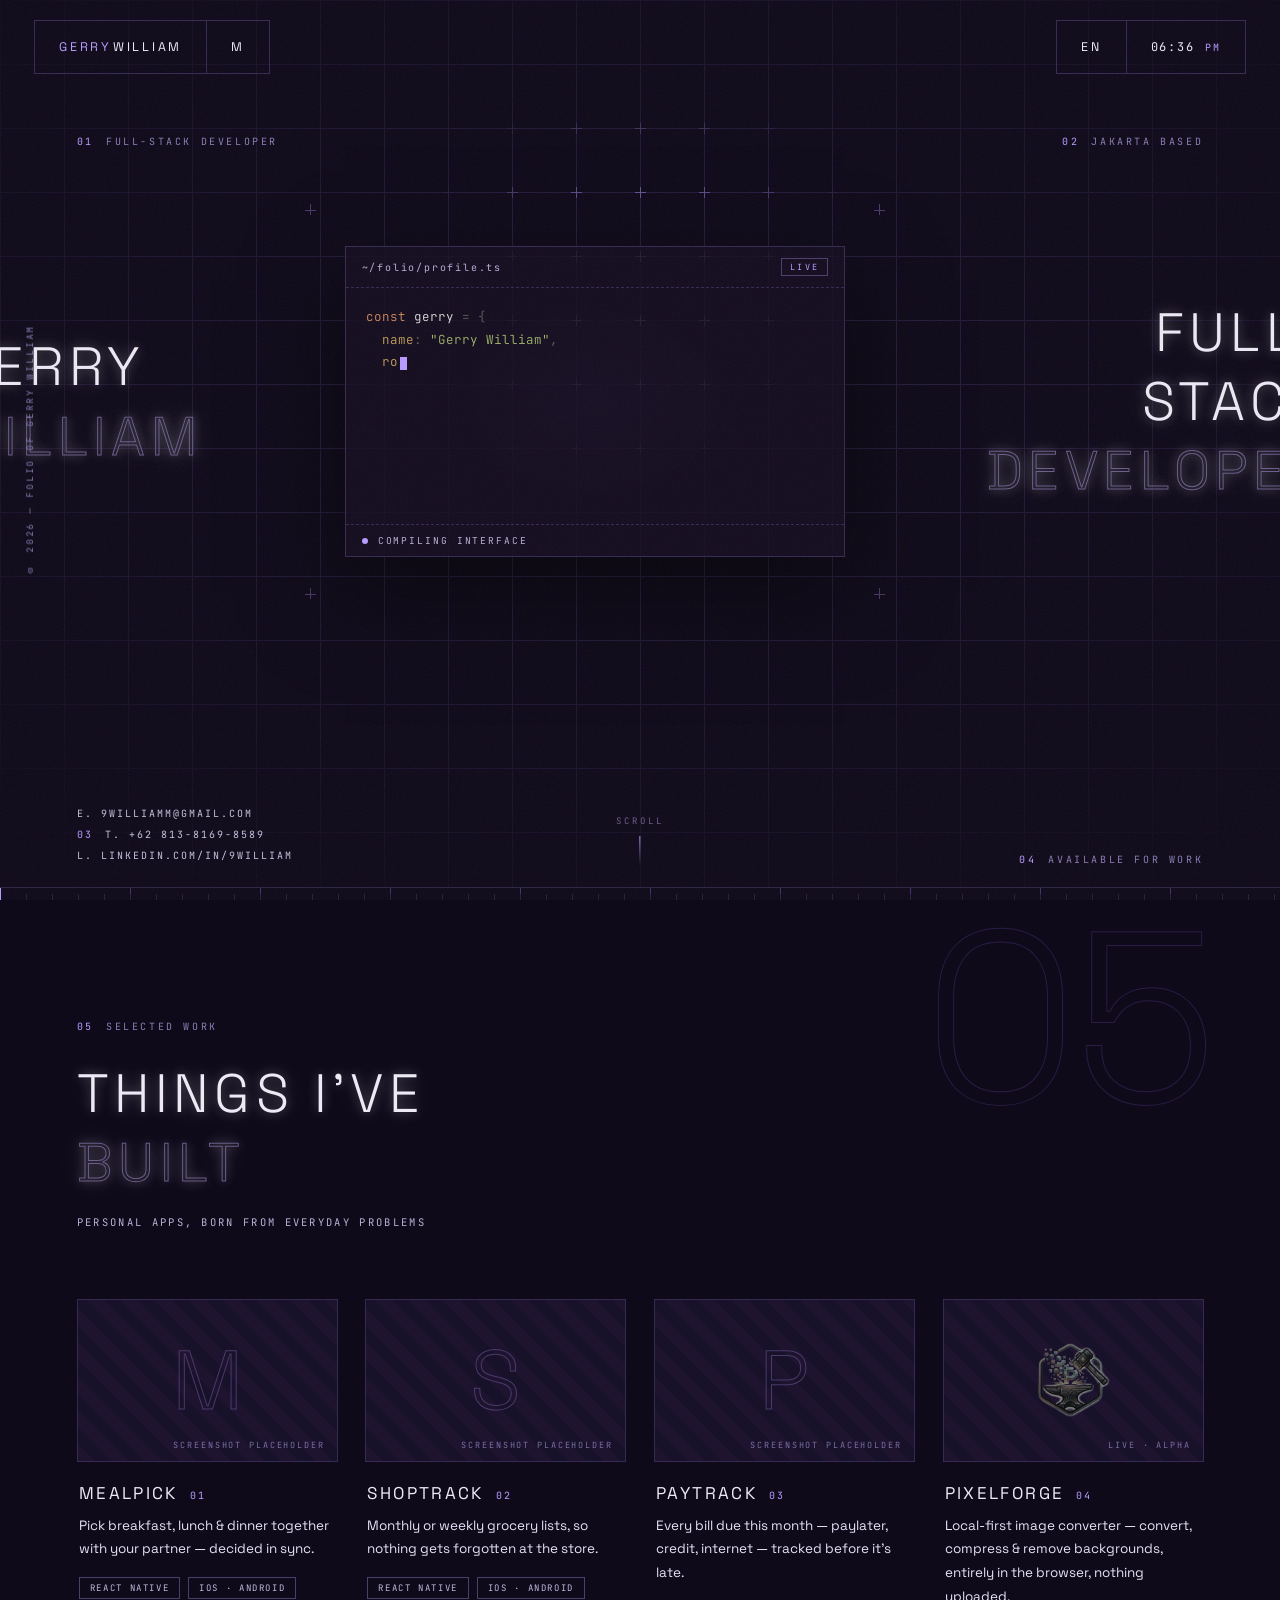
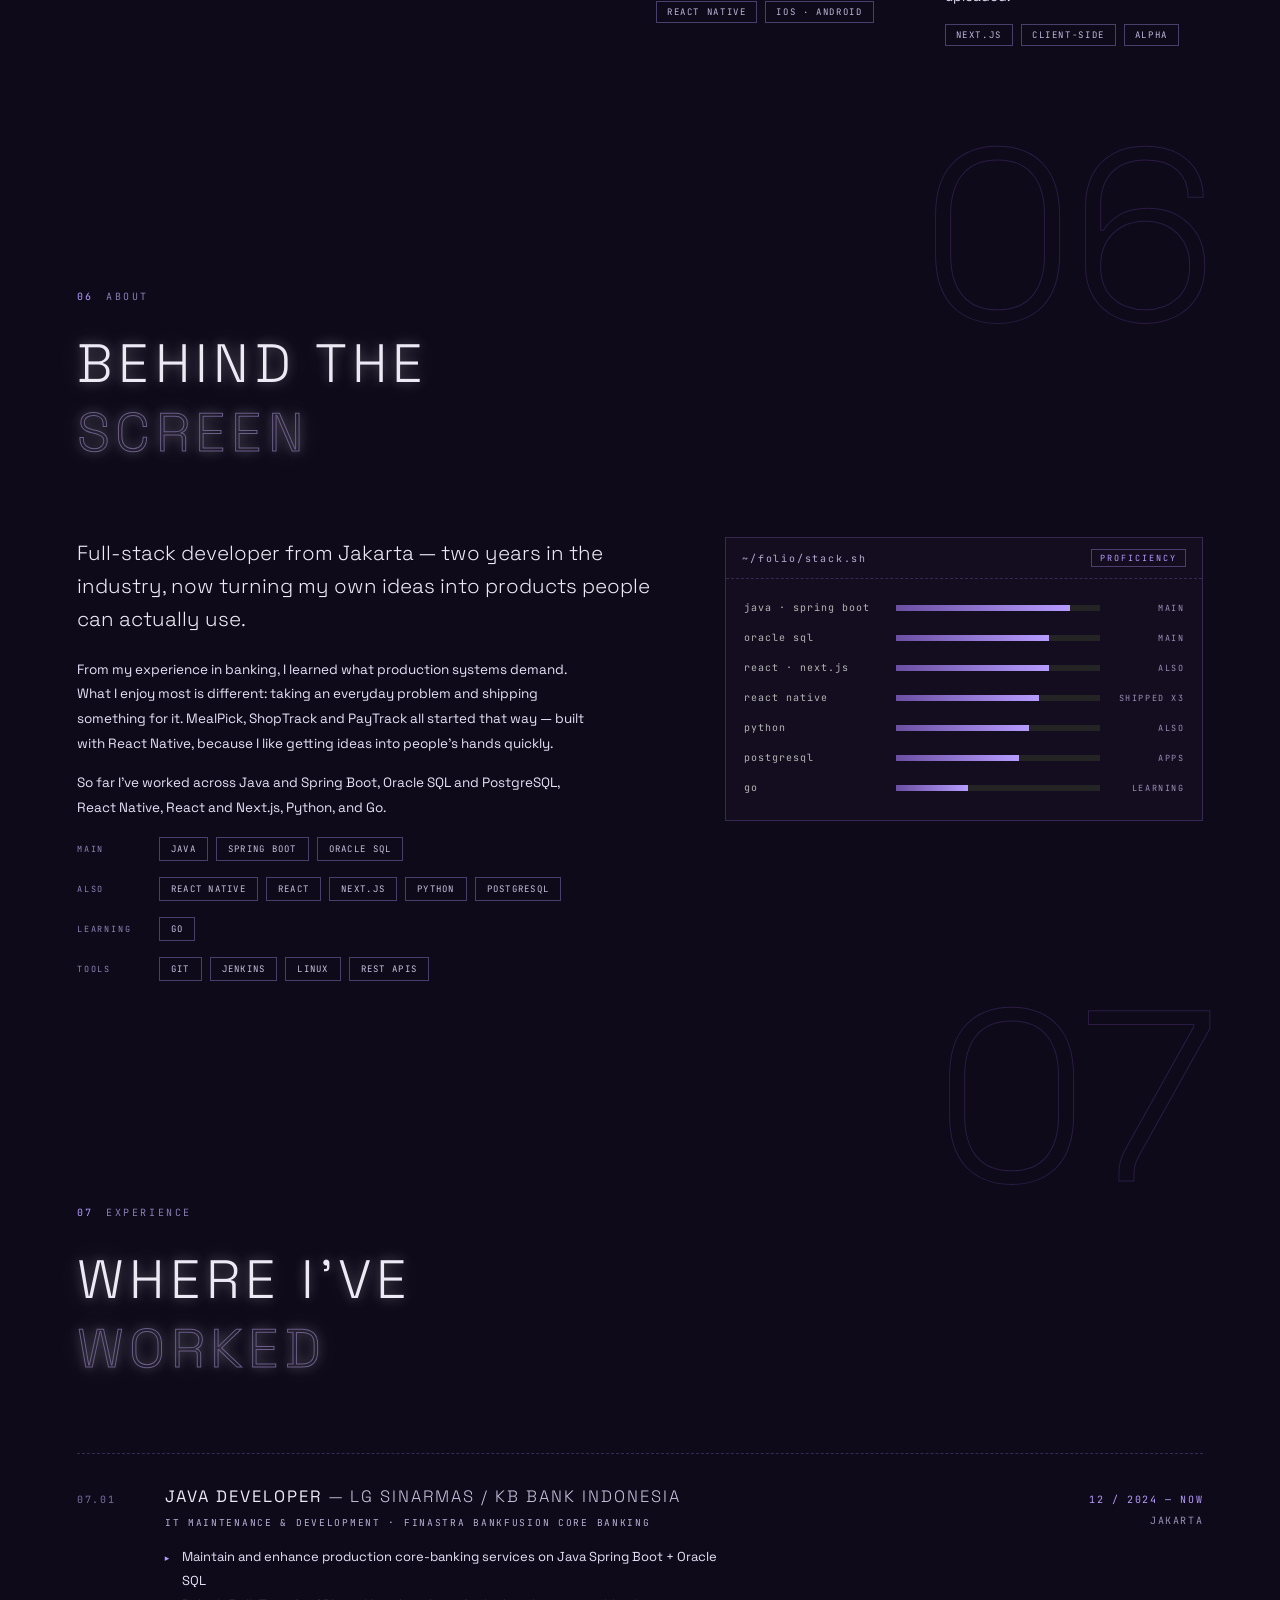
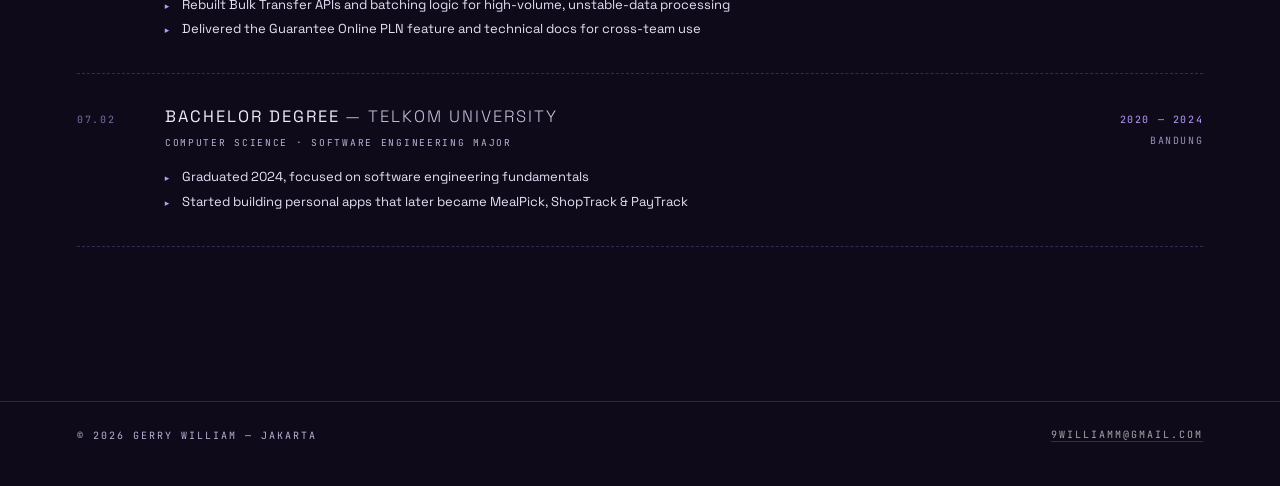
<file: index.html>
<!DOCTYPE html>
<html lang="en">
<head>
<meta charset="UTF-8" />
<meta name="viewport" content="width=device-width, initial-scale=1.0" />
<meta name="theme-color" content="#0F0A1A" />
<title>Gerry William — Folio</title>
<link rel="icon" href="data:image/svg+xml,%3Csvg xmlns='http://www.w3.org/2000/svg' viewBox='0 0 16 16'%3E%3Crect width='16' height='16' fill='%23141414'/%3E%3Crect x='4' y='4' width='8' height='8' fill='%23e0a458'/%3E%3C/svg%3E" />
<link rel="preconnect" href="https://fonts.googleapis.com" />
<link rel="preconnect" href="https://fonts.gstatic.com" crossorigin />
<link href="https://fonts.googleapis.com/css2?family=Space+Grotesk:wght@300;400;500&family=JetBrains+Mono:wght@300;400;500&display=swap" rel="stylesheet" />
<link rel="stylesheet" href="style.css" />
</head>
<body>

<div class="hero-screen">

  <header class="topbar reveal" style="--d:.05s">
    <div class="group">
      <a href="#" class="box brand"><span class="accent">GERRY</span>WILLIAM</a>
      <button class="box menu" aria-label="Jump to projects">M</button>
    </div>
    <div class="group">
      <button class="box lang" aria-label="Change language">EN</button>
      <div class="box clock"><span id="time">--:--</span><span id="ampm">--</span></div>
    </div>
  </header>

  <main class="hero">

    <p class="meta meta-tl reveal" style="--d:.35s"><span>01</span>Full-Stack Developer</p>
    <p class="meta meta-tr reveal" style="--d:.45s"><span>02</span>Jakarta Based</p>

    <h1 class="head head-l reveal" style="--d:.5s">Gerry<br /><span>William</span></h1>

    <section class="stage reveal" style="--d:.25s" aria-label="Live code">
      <i class="plus p1"></i><i class="plus p2"></i><i class="plus p3"></i><i class="plus p4"></i>
      <div class="win">
        <div class="chrome">
          <span class="path" id="file">~/folio/profile.ts</span>
          <span class="tag">live</span>
        </div>
        <pre class="body" id="code"><code></code></pre>
        <div class="status">
          <span class="pulse"></span>
          <span id="statustext">booting sequence</span>
        </div>
      </div>
    </section>

    <h1 class="head head-r reveal" style="--d:.6s">Full-Stack<br /><span>Developer</span></h1>

  </main>

  <div class="scroll-cue" aria-hidden="true"><span>scroll</span><i></i></div>

  <footer class="botbar">
    <div class="contact reveal" style="--d:.7s">
      <p><a href="mailto:9williamm@gmail.com">E. 9williamm@gmail.com</a></p>
      <p><span>03</span><a href="tel:+6281381698589">T. +62 813-8169-8589</a></p>
      <p><a href="https://www.linkedin.com/in/9william/" target="_blank" rel="noopener">L. linkedin.com/in/9william</a></p>
    </div>
    <p class="meta avail reveal" style="--d:.8s"><span>04</span>Available for work</p>
  </footer>

  <aside class="rail reveal" style="--d:.9s" aria-hidden="true">&copy;&nbsp;2026 &mdash; folio of gerry william</aside>

</div>

<section class="projects" id="work">

  <div class="sec-inner">

    <div class="sec-head fade-item">
      <span class="wm" aria-hidden="true">05</span>
      <p class="meta"><span>05</span>Selected Work</p>
      <h2 class="head">Things I've<br /><span>built</span></h2>
      <p class="sec-note">personal apps, born from everyday problems</p>
    </div>

    <div class="cards">

      <article class="card fade-item" style="--d:.05s">
        <a class="thumb" href="#" aria-label="MealPick screenshot placeholder">
          <span class="glyph">M</span>
          <span class="ph">screenshot placeholder</span>
        </a>
        <div class="info">
          <h3>MealPick <em>01</em></h3>
          <p>Pick breakfast, lunch &amp; dinner together with your partner &mdash; decided in sync.</p>
          <ul class="tags"><li>React Native</li><li>iOS &middot; Android</li></ul>
        </div>
      </article>

      <article class="card fade-item" style="--d:.15s">
        <a class="thumb" href="#" aria-label="ShopTrack screenshot placeholder">
          <span class="glyph">S</span>
          <span class="ph">screenshot placeholder</span>
        </a>
        <div class="info">
          <h3>ShopTrack <em>02</em></h3>
          <p>Monthly or weekly grocery lists, so nothing gets forgotten at the store.</p>
          <ul class="tags"><li>React Native</li><li>iOS &middot; Android</li></ul>
        </div>
      </article>

      <article class="card fade-item" style="--d:.25s">
        <a class="thumb" href="#" aria-label="PayTrack screenshot placeholder">
          <span class="glyph">P</span>
          <span class="ph">screenshot placeholder</span>
        </a>
        <div class="info">
          <h3>PayTrack <em>03</em></h3>
          <p>Every bill due this month &mdash; paylater, credit, internet &mdash; tracked before it's late.</p>
          <ul class="tags"><li>React Native</li><li>iOS &middot; Android</li></ul>
        </div>
      </article>

      <article class="card fade-item" style="--d:.35s">
        <a class="thumb" href="https://pixel-forge-alpha-nine.vercel.app/" target="_blank" rel="noopener" aria-label="PixelForge — open live app">
          <img class="thumb-icon" src="pixelforge-icon.png" alt="" />
          <span class="ph">live &middot; alpha</span>
        </a>
        <div class="info">
          <h3>PixelForge <em>04</em></h3>
          <p>Local-first image converter &mdash; convert, compress &amp; remove backgrounds, entirely in the browser, nothing uploaded.</p>
          <ul class="tags"><li>Next.js</li><li>Client-Side</li><li>Alpha</li></ul>
        </div>
      </article>

    </div>
  </div>
</section>

<section class="about" id="about">
  <div class="sec-inner">

    <div class="sec-head fade-item">
      <span class="wm" aria-hidden="true">06</span>
      <p class="meta"><span>06</span>About</p>
      <h2 class="head">Behind the<br /><span>screen</span></h2>
    </div>

    <div class="about-grid">
      <div class="bio fade-item" style="--d:.1s">
        <p class="lead">Full-stack developer from Jakarta — two years in the industry, now turning my own ideas into products people can actually use.</p>
        <p>From my experience in banking, I learned what production systems demand. What I enjoy most is different: taking an everyday problem and shipping something for it. MealPick, ShopTrack and PayTrack all started that way — built with React Native, because I like getting ideas into people's hands quickly.</p>
        <p>So far I've worked across Java and Spring Boot, Oracle SQL and PostgreSQL, React Native, React and Next.js, Python, and Go.</p>
        <div class="chip-row"><span class="chip-k">main</span><span class="chip">Java</span><span class="chip">Spring Boot</span><span class="chip">Oracle SQL</span></div>
        <div class="chip-row"><span class="chip-k">also</span><span class="chip">React Native</span><span class="chip">React</span><span class="chip">Next.js</span><span class="chip">Python</span><span class="chip">PostgreSQL</span></div>
        <div class="chip-row"><span class="chip-k">learning</span><span class="chip">Go</span></div>
        <div class="chip-row"><span class="chip-k">tools</span><span class="chip">Git</span><span class="chip">Jenkins</span><span class="chip">Linux</span><span class="chip">REST APIs</span></div>
      </div>

      <div class="stack-panel fade-item" style="--d:.2s">
        <div class="chrome">
          <span class="path">~/folio/stack.sh</span>
          <span class="tag">proficiency</span>
        </div>
        <div class="bars">
          <div class="brow" style="--w:85%;--i:0"><span class="bname">java &middot; spring boot</span><span class="btrack"><i></i></span><span class="bnote">main</span></div>
          <div class="brow" style="--w:75%;--i:1"><span class="bname">oracle sql</span><span class="btrack"><i></i></span><span class="bnote">main</span></div>
          <div class="brow" style="--w:75%;--i:2"><span class="bname">react &middot; next.js</span><span class="btrack"><i></i></span><span class="bnote">also</span></div>
          <div class="brow" style="--w:70%;--i:3"><span class="bname">react native</span><span class="btrack"><i></i></span><span class="bnote">shipped x3</span></div>
          <div class="brow" style="--w:65%;--i:4"><span class="bname">python</span><span class="btrack"><i></i></span><span class="bnote">also</span></div>
          <div class="brow" style="--w:60%;--i:5"><span class="bname">postgresql</span><span class="btrack"><i></i></span><span class="bnote">apps</span></div>
          <div class="brow" style="--w:35%;--i:6"><span class="bname">go</span><span class="btrack"><i></i></span><span class="bnote">learning</span></div>
        </div>
      </div>
    </div>

  </div>
</section>

<section class="xp" id="experience">
  <div class="sec-inner">

    <div class="sec-head fade-item">
      <span class="wm" aria-hidden="true">07</span>
      <p class="meta"><span>07</span>Experience</p>
      <h2 class="head">Where I've<br /><span>worked</span></h2>
    </div>

    <div class="xp-list">
      <article class="xp-item fade-item">
        <span class="xp-idx">07.01</span>
        <div class="xp-main">
          <h3>Java Developer <em>&mdash; LG Sinarmas / KB Bank Indonesia</em></h3>
          <p class="xp-sub">IT Maintenance &amp; Development &middot; Finastra BankFusion core banking</p>
          <ul>
            <li>Maintain and enhance production core-banking services on Java Spring Boot + Oracle SQL</li>
            <li>Rebuilt Bulk Transfer APIs and batching logic for high-volume, unstable-data processing</li>
            <li>Delivered the Guarantee Online PLN feature and technical docs for cross-team use</li>
          </ul>
        </div>
        <div class="xp-meta">
          <span class="xp-time">12 / 2024 &mdash; now</span>
          <span class="xp-loc">Jakarta</span>
        </div>
      </article>

      <article class="xp-item fade-item" style="--d:.12s">
        <span class="xp-idx">07.02</span>
        <div class="xp-main">
          <h3>Bachelor Degree <em>&mdash; Telkom University</em></h3>
          <p class="xp-sub">Computer Science &middot; Software Engineering Major</p>
          <ul>
            <li>Graduated 2024, focused on software engineering fundamentals</li>
            <li>Started building personal apps that later became MealPick, ShopTrack &amp; PayTrack</li>
          </ul>
        </div>
        <div class="xp-meta">
          <span class="xp-time">2020 &mdash; 2024</span>
          <span class="xp-loc">Bandung</span>
        </div>
      </article>
    </div>

  </div>
</section>

<footer class="endbar">
  <p>&copy; 2026 Gerry William &mdash; Jakarta</p>
  <a class="end-link" href="mailto:9williamm@gmail.com">9williamm@gmail.com</a>
</footer>

<div class="marks" aria-hidden="true"></div>
<div class="ruler" aria-hidden="true"><i class="ruler-fill"></i></div>
<div class="noise" aria-hidden="true"></div>

<script src="script.js"></script>
</body>
</html>
</file>
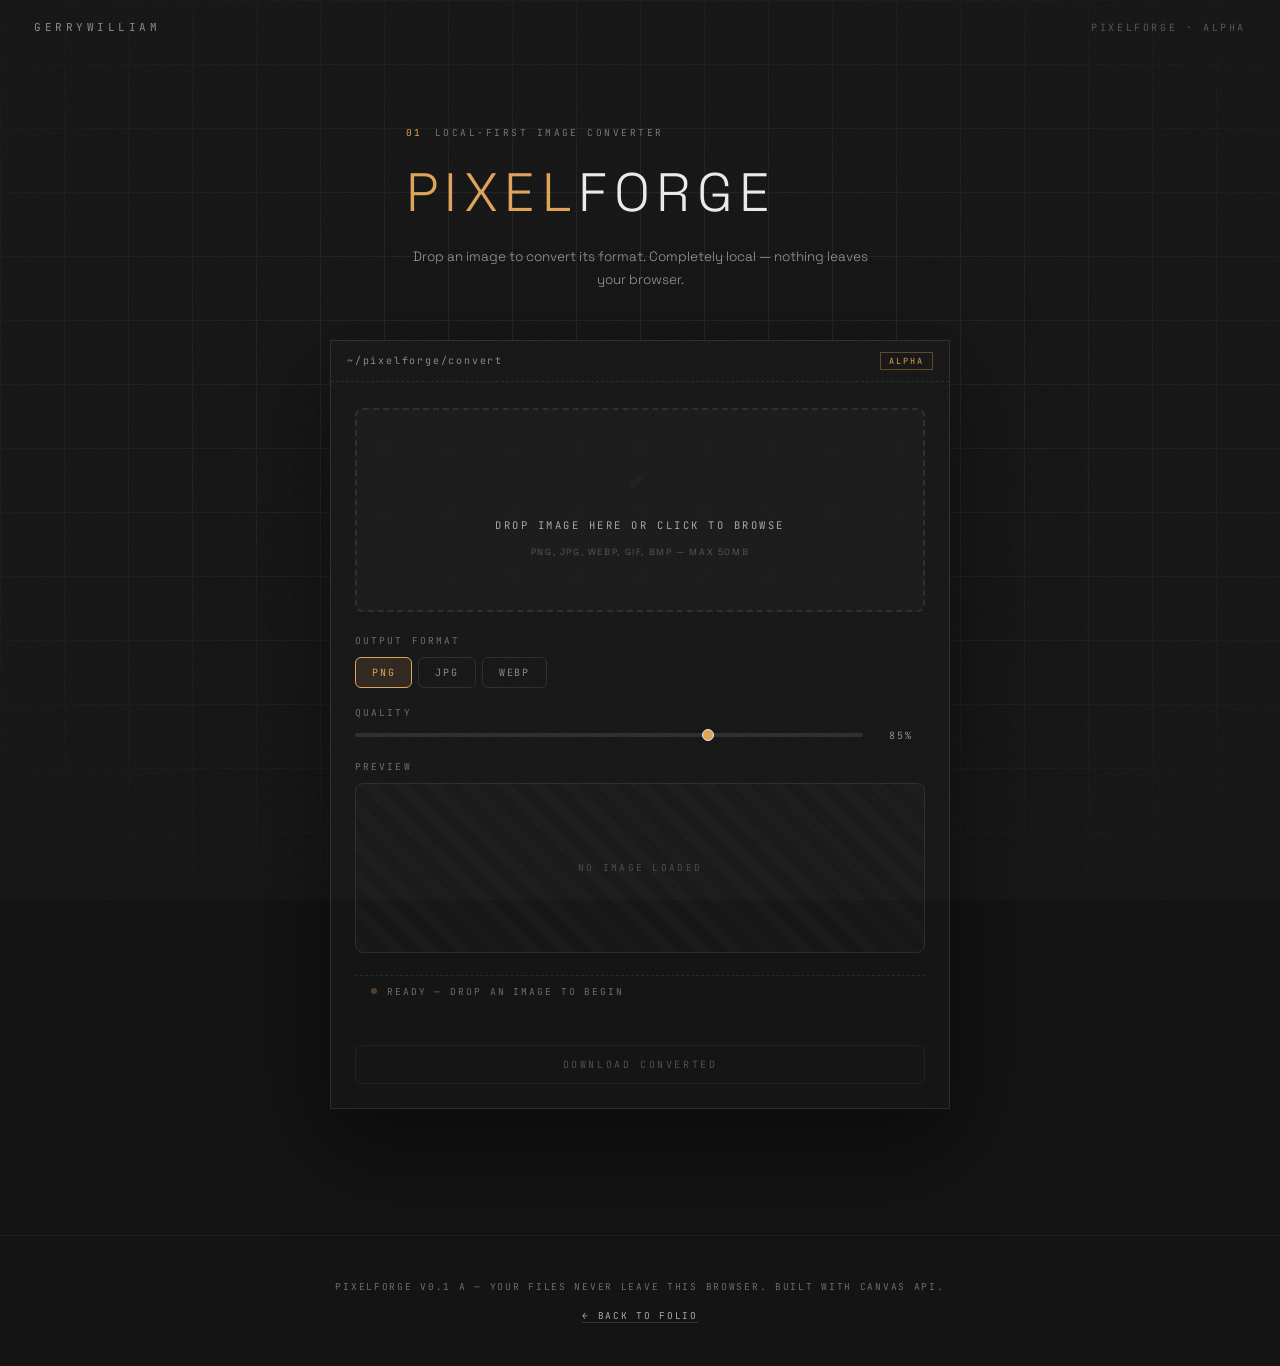
<file: converter.html>
<!DOCTYPE html>
<html lang="en">
<head>
  <meta charset="UTF-8" />
  <meta name="viewport" content="width=device-width, initial-scale=1.0" />
  <meta name="theme-color" content="#141414" />
  <title>PixelForge &middot; Image Converter</title>
  <link rel="icon" href="data:image/svg+xml,%3Csvg xmlns='http://www.w3.org/2000/svg' viewBox='0 0 16 16'%3E%3Crect width='16' height='16' fill='%23141414'/%3E%3Crect x='4' y='4' width='8' height='8' fill='%23e0a458'/%3E%3C/svg%3E" />
  <link rel="preconnect" href="https://fonts.googleapis.com" />
  <link rel="preconnect" href="https://fonts.gstatic.com" crossorigin />
  <link href="https://fonts.googleapis.com/css2?family=Space+Grotesk:wght@300;400;500&family=JetBrains+Mono:wght@300;400;500&display=swap" rel="stylesheet" />
  <link rel="stylesheet" href="converter.css" />
</head>
<body>

  <div class="forge-screen">

    <header class="forge-header">
      <div class="forge-brand"><span class="accent">GERRY</span>WILLIAM</div>
      <div class="forge-title">PixelForge &middot; Alpha</div>
    </header>

    <main class="forge-main">

      <section class="forge-intro" aria-label="intro">
        <p class="forge-meta"><span>01</span>Local-First Image Converter</p>
        <h1 class="forge-head"><span>Pixel</span>Forge</h1>
        <p class="forge-sub">Drop an image to convert its format. Completely local &mdash; nothing leaves your browser.</p>
      </section>

      <section class="forge-stage" aria-label="converter">
        <div class="forge-win">
          <div class="forge-chrome">
            <span class="forge-path" id="forgeFile">~/pixelforge/convert</span>
            <span class="forge-tag">alpha</span>
          </div>

          <div class="forge-body">

            <div class="dropzone" id="dropzone" tabindex="0">
              <div class="dz-inner">
                <i class="dz-icon" aria-hidden="true"></i>
                <p class="dz-text">Drop image here or click to browse</p>
                <p class="dz-note">PNG, JPG, WebP, GIF, BMP &mdash; max 50MB</p>
                <input type="file" id="fileInput" accept="image/*" hidden />
              </div>
            </div>

            <div class="controls" aria-label="controls">
              <div class="ctrl-row">
                <label class="ctrl-label">Output Format</label>
                <div class="format-picker" id="formatPicker">
                  <button class="fmt-option" data-fmt="image/png" data-name="PNG">PNG</button>
                  <button class="fmt-option" data-fmt="image/jpeg" data-name="JPG">JPG</button>
                  <button class="fmt-option" data-fmt="image/webp" data-name="WebP">WebP</button>
                </div>
              </div>

              <div class="ctrl-row">
                <label class="ctrl-label">Quality</label>
                <div class="quality-bar">
                  <input type="range" id="quality" min="50" max="100" value="85" />
                  <span class="quality-val" id="qualityVal">85%</span>
                </div>
              </div>

              <div class="ctrl-row">
                <label class="ctrl-label">Preview</label>
                <div class="preview" id="preview">
                  <span class="ph">no image loaded</span>
                </div>
              </div>
            </div>

            <div class="forge-status">
              <span class="forge-pulse" id="forgePulse"></span>
              <span id="forgeStatus">ready</span>
            </div>
          </div>

          <div class="forge-actions">
            <button class="forge-btn" id="downloadBtn" disabled>
              <span id="downloadLabel">Download converted</span>
            </button>
          </div>
        </div>
      </section>
    </main>

    <footer class="forge-footer">
      <p>PixelForge v0.1 &alpha; &mdash; your files never leave this browser. Built with Canvas API.</p>
      <p><a href="index.html#work" class="forge-link">&larr; back to folio</a></p>
    </footer>
  </div>

  <div class="forge-marks" aria-hidden="true"></div>
  <div class="forge-noise" aria-hidden="true"></div>

  <script src="converter.js"></script>
</body>
</html>
</file>
<file: style.css>
:root {
  --bg: #0F0A1A;
  --panel: rgba(21, 14, 33, 0.86);
  --line: #271C3E;
  --line-2: #362A52;
  --txt: #EDE9F5;
  --dim: #B8ADD6;
  --faint: #8A7EB5;
  --ghost: #3A2E55;
  --accent: #B69CFF;
  --accent-soft: rgba(182, 156, 255, 0.15);
  --font-d: "Space Grotesk", system-ui, sans-serif;
  --font-m: "JetBrains Mono", ui-monospace, "Cascadia Mono", monospace;
}

* {
  margin: 0;
  padding: 0;
  box-sizing: border-box;
}

html,
body {
  height: 100%;
}

html {
  scroll-behavior: smooth;
}

body {
  background: var(--bg);
  color: var(--txt);
  font-family: var(--font-d);
  overflow-x: hidden;
  min-height: 100vh;
  -webkit-font-smoothing: antialiased;
}

.hero-screen {
  position: relative;
  height: 100vh;
  height: 100svh;
  display: flex;
  flex-direction: column;
}

::selection {
  background: var(--accent);
  color: #0F0A1A;
}

button {
  font: inherit;
  color: inherit;
  background: none;
  border: none;
  cursor: pointer;
}

:focus-visible {
  outline: 1px solid var(--accent);
  outline-offset: 3px;
}

body::before {
  content: "";
  position: fixed;
  inset: 0;
  z-index: 0;
  pointer-events: none;
  background-image:
    linear-gradient(var(--line) 1px, transparent 1px),
    linear-gradient(90deg, var(--line) 1px, transparent 1px),
    linear-gradient(rgba(255, 255, 255, 0.025) 1px, transparent 1px),
    linear-gradient(90deg, rgba(255, 255, 255, 0.025) 1px, transparent 1px);
  background-size:
    64px 64px,
    64px 64px,
    320px 320px,
    320px 320px;
  -webkit-mask-image: radial-gradient(ellipse 95% 85% at 50% 45%, #000 25%, transparent 78%);
  mask-image: radial-gradient(ellipse 95% 85% at 50% 45%, #000 25%, transparent 78%);
}

.noise {
  position: fixed;
  inset: 0;
  z-index: 60;
  pointer-events: none;
  opacity: 0.05;
  background-image: url("data:image/svg+xml,%3Csvg xmlns='http://www.w3.org/2000/svg' width='180' height='180'%3E%3Cfilter id='n'%3E%3CfeTurbulence type='fractalNoise' baseFrequency='0.9' numOctaves='2' stitchTiles='stitch'/%3E%3C/filter%3E%3Crect width='100%25' height='100%25' filter='url(%23n)'/%3E%3C/svg%3E");
}

.ruler {
  position: fixed;
  left: 0;
  right: 0;
  bottom: 0;
  height: 13px;
  z-index: 5;
  pointer-events: none;
  border-top: 1px solid #2E2442;
  background-color: var(--bg);
  background-image:
    linear-gradient(90deg, #2A1C44 1px, transparent 1px),
    linear-gradient(90deg, #3E3170 1px, transparent 1px);
  background-size:
    26px 6px,
    130px 13px;
  background-position: bottom left;
  background-repeat: repeat-x;
}

.topbar {
  position: absolute;
  inset: 0 0 auto 0;
  z-index: 20;
  display: flex;
  justify-content: space-between;
  align-items: center;
  padding: 20px clamp(18px, 3vw, 34px);
}

.group {
  display: flex;
}

.group .box + .box {
  border-left: 0;
}

.box {
  display: inline-flex;
  align-items: center;
  justify-content: center;
  height: 54px;
  padding: 0 24px;
  border: 1px solid var(--line-2);
  font-size: 12.5px;
  letter-spacing: 0.22em;
  text-decoration: none;
  color: var(--txt);
  transition: background 0.25s ease, color 0.25s ease, border-color 0.25s ease;
}

.box.brand .accent {
  color: var(--accent);
  margin-right: 0.08em;
}

button.box:hover {
  background: var(--txt);
  border-color: var(--txt);
  color: #0F0A1A;
}

.clock {
  gap: 10px;
  font-family: var(--font-m);
  font-size: 12px;
  letter-spacing: 0.16em;
}

.clock #ampm {
  color: var(--accent);
  font-size: 10px;
}

.hero {
  position: relative;
  z-index: 10;
  flex: 1;
  display: flex;
  align-items: center;
  justify-content: center;
  gap: clamp(40px, 8vw, 140px);
  padding: 0 clamp(24px, 6vw, 90px);
}

.meta {
  position: absolute;
  top: clamp(120px, 15vh, 170px);
  font-family: var(--font-m);
  font-size: 10px;
  letter-spacing: 0.26em;
  text-transform: uppercase;
  color: #8A7EB5;
  white-space: nowrap;
}

.meta span {
  color: var(--accent);
  margin-right: 12px;
}

.meta-tl { left: clamp(24px, 6vw, 90px); }
.meta-tr { right: clamp(24px, 6vw, 90px); }

.head {
  font-weight: 300;
  font-size: clamp(30px, 4.6vw, 54px);
  line-height: 1.28;
  letter-spacing: 0.1em;
  text-transform: uppercase;
  color: var(--txt);
}

.head span {
  color: #8E83B5;
}

@supports (-webkit-text-stroke: 1px #000) {
  .head span {
    color: transparent;
    -webkit-text-stroke: 1px #6B5E8A;
  }
}

.head-l { text-align: left; }
.head-r { text-align: right; }

.stage {
  position: relative;
  padding: 42px 40px;
}

.stage::before {
  content: "";
  position: absolute;
  inset: -30px;
  pointer-events: none;
  background: radial-gradient(closest-side, rgba(182, 156, 255, 0.08), rgba(255, 255, 255, 0.015), transparent 72%);
}

.plus {
  position: absolute;
  width: 11px;
  height: 11px;
  pointer-events: none;
}

.plus::before,
.plus::after {
  content: "";
  position: absolute;
  background: #4A3A6A;
}

.plus::before {
  left: 50%;
  top: 0;
  width: 1px;
  height: 100%;
}

.plus::after {
  top: 50%;
  left: 0;
  height: 1px;
  width: 100%;
}

.p1 { top: 0; left: 0; }
.p2 { top: 0; right: 0; }
.p3 { bottom: 0; left: 0; }
.p4 { bottom: 0; right: 0; }

.win {
  position: relative;
  flex-shrink: 0;
  width: min(500px, 40vw);
  border: 1px solid var(--line-2);
  background: var(--panel);
  backdrop-filter: blur(8px);
  -webkit-backdrop-filter: blur(8px);
  box-shadow: 0 34px 90px rgba(0, 0, 0, 0.5);
  transform: translate3d(var(--mx, 0px), var(--my, 0px), 0);
  transition: transform 0.35s cubic-bezier(0.2, 0.7, 0.3, 1);
}

.chrome {
  display: flex;
  justify-content: space-between;
  align-items: center;
  padding: 11px 16px;
  border-bottom: 1px dashed #362A52;
  font-family: var(--font-m);
  font-size: 10px;
  letter-spacing: 0.18em;
  color: var(--dim);
}

.chrome .tag {
  color: var(--accent);
  border: 1px solid rgba(182, 156, 255, 0.35);
  padding: 2px 8px;
  letter-spacing: 0.24em;
  text-transform: uppercase;
  font-size: 8.5px;
}

.body {
  margin: 0;
  padding: 18px 20px 20px;
  height: 236px;
  overflow-y: auto;
  scrollbar-width: none;
  font-family: var(--font-m);
  font-size: 12.5px;
  line-height: 1.8;
  font-weight: 300;
  color: #c2c2c2;
  white-space: pre;
}

.body::-webkit-scrollbar {
  display: none;
}

.caret {
  display: inline-block;
  width: 7px;
  height: 1.05em;
  margin-left: 2px;
  vertical-align: text-bottom;
  background: var(--accent);
  animation: blink 1.1s steps(2, start) infinite;
}

@keyframes blink {
  to { visibility: hidden; }
}

.kw   { color: #d38b5d; }
.str  { color: #a3b86b; }
.fn   { color: #7fa5c9; }
.prop { color: #c9a35d; }
.num  { color: #c97b7b; }
.bool { color: #c97b7b; }
.tagc { color: #7fa5c9; }
.attr { color: #d38b5d; }
.sel  { color: #d3a15d; }
.val  { color: #a3b86b; }
.var  { color: #e0e0e0; }
.pun  { color: #5d5d5d; }

.status {
  display: flex;
  align-items: center;
  gap: 10px;
  padding: 9px 16px;
  border-top: 1px dashed #362A52;
  font-family: var(--font-m);
  font-size: 9.5px;
  letter-spacing: 0.2em;
  text-transform: uppercase;
  color: #B8B2D6;
}

.pulse {
  width: 6px;
  height: 6px;
  border-radius: 50%;
  background: var(--accent);
  animation: ping 1.8s ease-out infinite;
}

@keyframes ping {
  0% { box-shadow: 0 0 0 0 rgba(182, 156, 255, 0.45); }
  70% { box-shadow: 0 0 0 7px rgba(182, 156, 255, 0); }
  100% { box-shadow: 0 0 0 0 rgba(182, 156, 255, 0); }
}

.botbar {
  position: relative;
  z-index: 10;
  display: flex;
  justify-content: space-between;
  align-items: flex-end;
  padding: 0 clamp(24px, 6vw, 90px) 34px;
}

.contact p {
  font-family: var(--font-m);
  font-size: 10px;
  letter-spacing: 0.2em;
  text-transform: uppercase;
  color: #C8C2DE;
  line-height: 2.1;
}

.contact a {
  color: inherit;
  text-decoration: none;
  border-bottom: 1px solid transparent;
  transition: color 0.25s ease, border-color 0.25s ease;
}

.contact a:hover {
  color: var(--accent);
  border-color: var(--accent);
}

.contact span {
  color: var(--accent);
  margin-right: 12px;
}

.avail {
  position: static;
}

.rail {
  position: absolute;
  left: 24px;
  top: 50%;
  transform: translateY(-50%) rotate(180deg);
  writing-mode: vertical-rl;
  z-index: 10;
  font-family: var(--font-m);
  font-size: 9px;
  letter-spacing: 0.32em;
  text-transform: uppercase;
  color: #8A7EB5;
}

.reveal {
  opacity: 0;
  transform: translateY(16px);
  animation: rise 0.9s cubic-bezier(0.2, 0.65, 0.25, 1) forwards;
  animation-delay: var(--d, 0s);
}

.rail.reveal {
  transform: translateY(-50%) rotate(180deg);
  animation-name: rise-rail;
}

@keyframes rise {
  to { opacity: 1; transform: translateY(0); }
}

@keyframes rise-rail {
  to { opacity: 1; transform: translateY(-50%) rotate(180deg); }
}

@media (max-width: 1240px) {
  .hero {
    flex-direction: column;
    justify-content: center;
    gap: 38px;
    padding: 130px 7vw 90px;
    text-align: center;
  }

  .meta {
    position: static;
    order: -1;
  }

  .head,
  .head-l,
  .head-r {
    text-align: center;
  }

  .win {
    width: min(500px, 86vw);
  }

  .stage { padding: 30px 6px; }
  .head-l { order: -2; }
  .head-r { order: 2; }

  .botbar {
    flex-direction: column;
    align-items: center;
    gap: 22px;
    text-align: center;
    padding-bottom: 48px;
  }

  .rail,
  .scroll-cue {
    display: none;
  }

  .topbar {
    padding: 16px 18px;
  }

  .box {
    height: 46px;
    padding: 0 16px;
    letter-spacing: 0.16em;
  }

  .cards {
    grid-template-columns: 1fr;
  }
}

@media (min-width: 1241px) and (prefers-reduced-motion: no-preference) {
  html {
    scroll-snap-type: y mandatory;
    scroll-behavior: smooth;
  }

  .hero-screen,
  .projects,
  .about,
  .xp {
    scroll-snap-align: start;
  }

  .endbar {
    scroll-snap-align: end;
  }
}

@media (prefers-reduced-motion: reduce) {
  .reveal {
    opacity: 1;
    transform: none;
    animation: none;
  }

  .caret,
  .pulse {
    animation: none;
  }

  .win {
    transition: none;
    transform: none;
  }

  .fade-item {
    opacity: 1;
    transform: none;
    transition: none;
  }

  .scroll-cue i {
    animation: none;
  }

  .btrack i {
    transition: none;
  }
}

.scroll-cue {
  position: absolute;
  left: 50%;
  bottom: 34px;
  transform: translateX(-50%);
  z-index: 10;
  text-align: center;
  font-family: var(--font-m);
  font-size: 9px;
  letter-spacing: 0.32em;
  text-transform: uppercase;
  color: #6B5E8A;
}

.scroll-cue i {
  display: block;
  width: 1px;
  height: 30px;
  margin: 9px auto 0;
  background: linear-gradient(var(--accent), transparent);
  animation: drop 1.9s ease-in-out infinite;
}

@keyframes drop {
  0% { transform: scaleY(0); transform-origin: top; }
  45% { transform: scaleY(1); transform-origin: top; }
  55% { transform: scaleY(1); transform-origin: bottom; }
  100% { transform: scaleY(0); transform-origin: bottom; }
}

.projects {
  position: relative;
  z-index: 10;
  display: flex;
  flex-direction: column;
  min-height: 100vh;
  padding: 0;
}

.projects .sec-inner {
  margin: auto;
  width: 100%;
  padding: 56px clamp(24px, 6vw, 90px) 90px;
}

.sec-inner {
  max-width: 1280px;
  margin: 0 auto;
}

.sec-head {
  margin-bottom: 70px;
}

.sec-head .meta {
  position: static;
  margin-bottom: 26px;
}

.sec-note {
  margin-top: 18px;
  font-family: var(--font-m);
  font-size: 10.5px;
  letter-spacing: 0.22em;
  text-transform: uppercase;
  color: #B8B2D6;
}

.cards {
  display: grid;
  grid-template-columns: repeat(4, 1fr);
  gap: 28px;
}

.card {
  display: flex;
  flex-direction: column;
}

.thumb {
  position: relative;
  display: block;
  aspect-ratio: 16 / 10;
  border: 1px solid var(--line-2);
  background:
    repeating-linear-gradient(45deg, #1E1430 0 12px, #18112A 12px 24px);
  overflow: hidden;
  text-decoration: none;
  transition: transform 0.35s cubic-bezier(0.2, 0.7, 0.3, 1), border-color 0.35s ease;
}

.glyph {
  position: absolute;
  inset: 0;
  display: grid;
  place-items: center;
  font-size: clamp(70px, 6.5vw, 110px);
  font-weight: 300;
  color: #33264F;
  transition: color 0.35s ease;
}

@supports (-webkit-text-stroke: 1px #000) {
  .glyph {
    color: transparent;
    -webkit-text-stroke: 1px #4A3A6A;
    transition: -webkit-text-stroke-color 0.35s ease;
  }
}

.thumb-icon {
  position: absolute;
  inset: 0;
  margin: auto;
  width: 46%;
  height: 46%;
  object-fit: contain;
  filter: grayscale(0.85) brightness(0.55) contrast(1.05);
  transition: filter 0.35s ease;
}

.card:hover .thumb-icon {
  filter: grayscale(0.05) brightness(0.95) saturate(1.15);
}

.ph {
  position: absolute;
  right: 12px;
  bottom: 10px;
  font-family: var(--font-m);
  font-size: 8.5px;
  letter-spacing: 0.22em;
  text-transform: uppercase;
  color: #7A6FA3;
}

.card:hover .thumb {
  transform: translateY(-6px);
  border-color: var(--accent);
}

.card:hover .glyph {
  color: var(--accent-soft);
}

@supports (-webkit-text-stroke: 1px #000) {
  .card:hover .glyph {
    -webkit-text-stroke-color: var(--accent);
  }
}

.info {
  padding: 20px 2px 0;
}

.info h3 {
  display: flex;
  align-items: baseline;
  gap: 12px;
  font-weight: 400;
  font-size: 17px;
  letter-spacing: 0.14em;
  text-transform: uppercase;
}

.info h3 em {
  font-style: normal;
  font-family: var(--font-m);
  font-size: 10px;
  color: var(--accent);
  letter-spacing: 0.2em;
}

.info p {
  margin-top: 10px;
  font-size: 13.5px;
  font-weight: 400;
  line-height: 1.75;
  color: #E6E1F7;
  max-width: 40ch;
}

.tags {
  display: flex;
  flex-wrap: wrap;
  gap: 8px;
  margin-top: 16px;
  list-style: none;
}

.tags li {
  font-family: var(--font-m);
  font-size: 9px;
  letter-spacing: 0.18em;
  text-transform: uppercase;
  color: #C0B8DC;
  border: 1px solid #4A3E6A;
  padding: 4px 10px;
}

.fade-item {
  opacity: 0;
  transform: translateY(28px);
  transition: opacity 0.85s cubic-bezier(0.2, 0.65, 0.25, 1), transform 0.85s cubic-bezier(0.2, 0.65, 0.25, 1);
  transition-delay: var(--d, 0s);
}

.fade-item.in {
  opacity: 1;
  transform: none;
}

.endbar {
  position: relative;
  z-index: 10;
  display: flex;
  justify-content: space-between;
  align-items: center;
  gap: 20px;
  padding: 26px clamp(24px, 6vw, 90px) 44px;
  border-top: 1px solid #2E2442;
  font-family: var(--font-m);
  font-size: 10px;
  letter-spacing: 0.2em;
  text-transform: uppercase;
  color: #B8B2D6;
}

.end-link {
  color: #a8a8a8;
  text-decoration: none;
  border-bottom: 1px solid #333;
  transition: color 0.25s ease, border-color 0.25s ease;
}

.end-link:hover {
  color: var(--accent);
  border-color: var(--accent);
}

@media (max-width: 1240px) {
  .projects .sec-inner {
    padding: 48px 7vw 80px;
  }

  .sec-head {
    margin-bottom: 48px;
  }
}

@media (max-width: 640px) {
  .topbar { padding: 12px 14px; }
  .box { height: 40px; padding: 0 12px; font-size: 10px; letter-spacing: 0.14em; }
  .lang { display: none; }
  .clock { gap: 7px; font-size: 10.5px; }
  .clock #ampm { font-size: 8.5px; }

  .hero { padding: 108px 6vw 64px; gap: 30px; }
  .meta-tl, .meta-tr { position: absolute; top: 86px; }
  .meta-tl { left: 6vw; }
  .meta-tr { right: 6vw; }
  .head { font-size: clamp(23px, 7.4vw, 30px); letter-spacing: 0.09em; }

  .stage { padding: 18px 0; }
  .win { width: 100%; }
  .chrome { padding: 9px 12px; font-size: 8.5px; letter-spacing: 0.12em; }
  .body { height: 196px; padding: 13px 12px; font-size: 10.5px; line-height: 1.75; }
  .status { padding: 8px 12px; font-size: 8px; letter-spacing: 0.16em; }

  .botbar { gap: 16px; padding-bottom: 40px; }

  .projects { padding: 84px 6vw 96px; }
  .sec-head { margin-bottom: 38px; }
  .sec-note { font-size: 9px; letter-spacing: 0.18em; }
  .cards { gap: 44px; }
  .glyph { font-size: 64px; }
  .info h3 { font-size: 15px; letter-spacing: 0.12em; }
  .info p { font-size: 13px; }

  .endbar { flex-direction: column; gap: 10px; text-align: center; padding: 22px 6vw 40px; }
}

.about {
  position: relative;
  z-index: 10;
  display: flex;
  flex-direction: column;
  min-height: 100vh;
  padding: 90px clamp(24px, 6vw, 90px) 120px;
}

.about .sec-inner {
  margin: auto;
  width: 100%;
}

.about-grid {
  display: grid;
  grid-template-columns: 1.1fr 0.9fr;
  gap: clamp(36px, 5vw, 70px);
  align-items: start;
}

.bio .lead {
  font-size: clamp(17px, 1.6vw, 21px);
  font-weight: 300;
  line-height: 1.6;
  color: var(--txt);
  margin-bottom: 22px;
}

.bio p + p {
  margin-top: 14px;
}

.bio p:not(.lead) {
  font-size: 13.5px;
  font-weight: 400;
  line-height: 1.85;
  color: #E6E1F7;
  max-width: 58ch;
}

.chip-row {
  display: flex;
  flex-wrap: wrap;
  align-items: center;
  gap: 8px;
  margin-top: 16px;
}

.chip-k {
  font-family: var(--font-m);
  font-size: 8.5px;
  letter-spacing: 0.22em;
  text-transform: uppercase;
  color: #8E83B5;
  width: 74px;
  flex-shrink: 0;
}

.chip-k.also {
  width: auto;
  margin-left: 14px;
}

.chip {
  font-family: var(--font-m);
  font-size: 9px;
  letter-spacing: 0.14em;
  text-transform: uppercase;
  color: #C8C2DE;
  border: 1px solid #4A3E6A;
  padding: 5px 11px;
  transition: border-color 0.25s ease, color 0.25s ease;
}

.chip:hover {
  border-color: var(--accent);
  color: var(--accent);
}

.chip.hl {
  border-color: rgba(182, 156, 255, 0.45);
  color: var(--accent);
}

.stack-panel {
  border: 1px solid var(--line-2);
  background: var(--panel);
}

.bars {
  padding: 22px 18px 26px;
  display: flex;
  flex-direction: column;
  gap: 17px;
}

.brow {
  display: grid;
  grid-template-columns: 140px 1fr 72px;
  gap: 12px;
  align-items: center;
  font-family: var(--font-m);
}

.bname {
  font-size: 10px;
  letter-spacing: 0.1em;
  color: #b5b5b5;
  white-space: nowrap;
}

.btrack {
  position: relative;
  height: 6px;
  background: #242424;
  overflow: hidden;
}

.btrack i {
  position: absolute;
  top: 0;
  bottom: 0;
  left: 0;
  width: 0;
  background: linear-gradient(90deg, #6B4FA3, var(--accent));
  transition: width 1.1s cubic-bezier(0.2, 0.7, 0.3, 1);
  transition-delay: calc(0.15s + var(--i) * 0.09s);
}

.fade-item.in .btrack i {
  width: var(--w);
}

.bnote {
  font-size: 8.5px;
  letter-spacing: 0.18em;
  text-transform: uppercase;
  color: #9A90B8;
  text-align: right;
  white-space: nowrap;
}

.xp {
  position: relative;
  z-index: 10;
  display: flex;
  flex-direction: column;
  min-height: 100vh;
  padding: 90px clamp(24px, 6vw, 90px) 140px;
}

.xp .sec-inner {
  margin: auto;
  width: 100%;
}

.xp-list {
  border-bottom: 1px dashed #362A52;
}

.xp-item {
  display: grid;
  grid-template-columns: 64px 1fr auto;
  gap: 24px;
  padding: 32px 0;
  border-top: 1px dashed #362A52;
}

.xp-idx {
  font-family: var(--font-m);
  font-size: 10px;
  letter-spacing: 0.18em;
  color: #7A6FA3;
  padding-top: 7px;
}

.xp-main h3 {
  font-size: 16.5px;
  font-weight: 400;
  letter-spacing: 0.12em;
  text-transform: uppercase;
  transition: color 0.3s ease;
}

.xp-item:hover .xp-main h3 {
  color: var(--accent);
}

.xp-main h3 em {
  font-style: normal;
  font-weight: 300;
  color: #C8C2DE;
}

.xp-sub {
  margin-top: 9px;
  font-family: var(--font-m);
  font-size: 9.5px;
  letter-spacing: 0.18em;
  text-transform: uppercase;
  color: #B8B2D6;
}

.xp-main ul {
  margin-top: 16px;
  list-style: none;
}

.xp-main li {
  position: relative;
  padding-left: 17px;
  font-size: 13px;
  font-weight: 400;
  line-height: 1.85;
  color: #E6E1F7;
  max-width: 72ch;
}

.xp-main li::before {
  content: "\25B8";
  position: absolute;
  left: 0;
  top: 5px;
  font-size: 9px;
  color: var(--accent);
}

.xp-meta {
  display: flex;
  flex-direction: column;
  align-items: flex-end;
  gap: 8px;
  font-family: var(--font-m);
  font-size: 10px;
  letter-spacing: 0.16em;
  text-transform: uppercase;
  padding-top: 7px;
}

.xp-time {
  color: var(--accent);
}

.xp-loc {
  color: #9A90B8;
}

@media (max-width: 1240px) {
  .about-grid {
    grid-template-columns: 1fr;
  }
}

@media (max-width: 640px) {
  .about { padding: 40px 7vw 90px; }
  .xp { padding: 40px 7vw 100px; }
  .projects .sec-inner { padding: 48px 7vw 80px; }
  .xp-item { grid-template-columns: 1fr; gap: 12px; padding: 26px 0; }
  .xp-idx { padding-top: 0; }
  .xp-meta { flex-direction: row; align-items: center; gap: 16px; padding-top: 0; }
  .brow { grid-template-columns: 108px 1fr 54px; gap: 9px; }
  .bname { font-size: 8px; }
  .chip-k { width: 100%; margin-left: 0; }
  .chip-k.also { margin-left: 0; }
}

.sec-head {
  position: relative;
}

.sec-head > *:not(.wm):not(.meta) {
  position: relative;
  z-index: 1;
}

.wm {
  position: absolute;
  top: -0.34em;
  right: -0.04em;
  z-index: 0;
  font-size: clamp(96px, 19vw, 290px);
  font-weight: 300;
  line-height: 1;
  letter-spacing: -0.02em;
  color: #1B1530;
  pointer-events: none;
  user-select: none;
}

@supports (-webkit-text-stroke: 1px #000) {
  .wm {
    color: transparent;
    -webkit-text-stroke: 1px #2A1C44;
  }
}

.marks {
  position: fixed;
  inset: 0;
  z-index: 2;
  pointer-events: none;
  overflow: hidden;
}

.mark {
  position: absolute;
  width: 11px;
  height: 11px;
  margin: -5px 0 0 -5px;
  opacity: 0;
  transition: opacity 0.22s linear;
}

.mark::before,
.mark::after {
  content: "";
  position: absolute;
  background: var(--accent);
}

.mark::before {
  left: 5px;
  top: 0;
  width: 1px;
  height: 11px;
}

.mark::after {
  top: 5px;
  left: 0;
  width: 11px;
  height: 1px;
}

.ruler-fill {
  position: absolute;
  left: 0;
  top: 0;
  bottom: 0;
  width: 0;
  border-right: 1px solid var(--accent);
  box-shadow: 0 0 14px rgba(182, 156, 255, 0.35);
  background-image:
    linear-gradient(90deg, rgba(182, 156, 255, 0.55) 1px, transparent 1px),
    linear-gradient(90deg, var(--accent) 1px, transparent 1px);
  background-size:
    26px 6px,
    130px 13px;
  background-position: bottom left;
  background-repeat: repeat-x;
}

.card {
  perspective: 900px;
}

.thumb {
  transform-style: preserve-3d;
  will-change: transform;
}

.thumb::after {
  content: "";
  position: absolute;
  inset: 0;
  z-index: 1;
  opacity: 0;
  pointer-events: none;
  transition: opacity 0.35s ease;
  background: radial-gradient(240px circle at var(--gx, 50%) var(--gy, 50%), rgba(255, 255, 255, 0.09), transparent 65%);
}

.card:hover .thumb::after {
  opacity: 1;
}



@property --neon {
  syntax: "<number>";
  inherits: false;
  initial-value: 1;
}

.head {
  --neon: 1;
  text-shadow:
    0 0 12px rgba(255, 255, 255, calc(0.30 * var(--neon))),
    0 0 38px rgba(255, 255, 255, calc(0.18 * var(--neon))),
    0 0 85px rgba(255, 244, 230, calc(0.11 * var(--neon)));
  animation: neon-pulse 6s ease-in-out infinite;
}

.reveal.head {
  animation-name: rise, neon-pulse;
  animation-duration: 0.9s, 6s;
  animation-timing-function: cubic-bezier(0.2, 0.65, 0.25, 1), ease-in-out;
  animation-delay: var(--d, 0s), calc(var(--d, 0s) + 1s);
  animation-iteration-count: 1, infinite;
  animation-fill-mode: forwards, none;
}

.hero .head-r {
  animation-delay: -2s;
}

.sec-head .head {
  animation-delay: -4s;
}

@keyframes neon-pulse {
  0%, 100% { --neon: 1; }
  50% { --neon: 0.45; }
}

@media (prefers-reduced-motion: reduce) {
  .head,
  .reveal.head {
    animation: none;
    text-shadow:
      0 0 12px rgba(255, 255, 255, 0.24),
      0 0 38px rgba(255, 255, 255, 0.14);
  }
}
</file>
<file: converter.css>
:root {
  --bg: #141414;
  --panel: rgba(22, 22, 22, 0.82);
  --line: #222222;
  --line-2: #2d2d2d;
  --txt: #ececec;
  --dim: #8a8a8a;
  --faint: #555555;
  --ghost: #333333;
  --accent: #e0a458;
  --accent-soft: rgba(224, 164, 88, 0.12);
  --font-d: "Space Grotesk", system-ui, sans-serif;
  --font-m: "JetBrains Mono", ui-monospace, "Cascadia Mono", monospace;
}

* {
  margin: 0;
  padding: 0;
  box-sizing: border-box;
}

html, body {
  height: 100%;
}

html {
  scroll-behavior: smooth;
}

body {
  background: var(--bg);
  color: var(--txt);
  font-family: var(--font-d);
  overflow-x: hidden;
  min-height: 100vh;
  -webkit-font-smoothing: antialiased;
}

body::before {
  content: "";
  position: fixed;
  inset: 0;
  z-index: 0;
  pointer-events: none;
  background-image:
    linear-gradient(var(--line) 1px, transparent 1px),
    linear-gradient(90deg, var(--line) 1px, transparent 1px),
    linear-gradient(rgba(255, 255, 255, 0.025) 1px, transparent 1px),
    linear-gradient(90deg, rgba(255, 255, 255, 0.025) 1px, transparent 1px);
  background-size:
    64px 64px,
    64px 64px,
    320px 320px,
    320px 320px;
  -webkit-mask-image: radial-gradient(ellipse 95% 85% at 50% 45%, #000 25%, transparent 78%);
  mask-image: radial-gradient(ellipse 95% 85% at 50% 45%, #000 25%, transparent 78%);
}

.forge-noise {
  position: fixed;
  inset: 0;
  z-index: 60;
  pointer-events: none;
  opacity: 0.05;
  background-image: url("data:image/svg+xml,%3Csvg xmlns='http://www.w3.org/2000/svg' width='180' height='180'%3E%3Cfilter id='n'%3E%3CfeTurbulence type='fractalNoise' baseFrequency='0.9' numOctaves='2' stitchTiles='stitch'/%3E%3C/filter%3E%3Crect width='100%25' height='100%25' filter='url(%23n)'/%3E%3C/svg%3E");
}

.forge-screen {
  position: relative;
  z-index: 10;
  min-height: 100vh;
  display: flex;
  flex-direction: column;
}

.forge-header {
  position: absolute;
  inset: 0 0 auto 0;
  z-index: 20;
  display: flex;
  justify-content: space-between;
  align-items: center;
  padding: 20px clamp(18px, 3vw, 34px);
}

.forge-header .forge-brand {
  font-family: var(--font-m);
  font-size: 11px;
  letter-spacing: 0.32em;
  text-transform: uppercase;
  color: var(--dim);
}

.forge-header .forge-title {
  font-family: var(--font-m);
  font-size: 10px;
  letter-spacing: 0.26em;
  text-transform: uppercase;
  color: var(--faint);
}

.forge-header .forge-title .accent {
  color: var(--accent);
}

.forge-main {
  position: relative;
  z-index: 10;
  flex: 1;
  display: flex;
  flex-direction: column;
  align-items: center;
  padding: clamp(100px, 14vh, 130px) clamp(24px, 6vw, 90px);
}

.forge-meta {
  font-family: var(--font-m);
  font-size: 9.5px;
  letter-spacing: 0.26em;
  text-transform: uppercase;
  color: #767676;
  margin-bottom: 22px;
}

.forge-meta span {
  color: var(--accent);
  margin-right: 12px;
}

.forge-head {
  font-weight: 300;
  font-size: clamp(36px, 6vw, 54px);
  line-height: 1.2;
  letter-spacing: 0.12em;
  text-transform: uppercase;
  color: var(--txt);
  margin-bottom: 20px;
}

.forge-head span {
  color: var(--accent);
}

.forge-sub {
  font-size: 13.5px;
  font-weight: 300;
  line-height: 1.7;
  color: #9b9b9b;
  max-width: 52ch;
  text-align: center;
}

.forge-stage {
  width: 100%;
  max-width: 620px;
  margin-top: 48px;
}

.forge-win {
  position: relative;
  width: 100%;
  border: 1px solid var(--line-2);
  background: var(--panel);
  backdrop-filter: blur(8px);
  -webkit-backdrop-filter: blur(8px);
  box-shadow: 0 34px 90px rgba(0, 0, 0, 0.5);
}

.forge-chrome {
  display: flex;
  justify-content: space-between;
  align-items: center;
  padding: 11px 16px;
  border-bottom: 1px dashed #292929;
  font-family: var(--font-m);
  font-size: 10px;
  letter-spacing: 0.18em;
  color: var(--dim);
}

.forge-chrome .forge-tag {
  color: var(--accent);
  border: 1px solid rgba(224, 164, 88, 0.35);
  padding: 2px 8px;
  letter-spacing: 0.24em;
  text-transform: uppercase;
  font-size: 8.5px;
}

.forge-body {
  padding: 26px 24px 22px;
  display: flex;
  flex-direction: column;
  gap: 22px;
}

.dropzone {
  position: relative;
  border: 2px dashed var(--line-2);
  border-radius: 8px;
  background: rgba(255, 255, 255, 0.02);
  transition: border-color 0.25s ease, background 0.25s ease;
  cursor: pointer;
  overflow: hidden;
}

.dropzone:focus-visible {
  outline: 1px solid var(--accent);
  outline-offset: 3px;
}

.dropzone.dragover {
  border-color: var(--accent);
  background: rgba(224, 164, 88, 0.04);
}

.dz-inner {
  display: flex;
  flex-direction: column;
  align-items: center;
  justify-content: center;
  gap: 14px;
  padding: 52px 24px;
  text-align: center;
}

.dz-icon {
  width: 42px;
  height: 42px;
  border: 1px solid var(--line-2);
  background: linear-gradient(135deg, var(--accent-soft) 0%, transparent 60%);
  mask-image: url("data:image/svg+xml,%3Csvg xmlns='http://www.w3.org/2000/svg' viewBox='0 0 24 24'%3E%3Cpath fill='%23e0a458' d='M19.35 10.04C18.67 6.59 15.64 4 12 4 8.36 4 5.33 6.59 4.65 10.04 2.35 10.04 0 12.35 0 14.65 0 16.95 1.95 18.65 4.29 18.65 4.73 18.65 5.16 18.65h13.66c.41 0 .79-.34.79-.79 0-.41-.33-.79-.74-.79A4.66 4.66 0 0 0 18.65 12.5H17.9c-.55 0-.91.45-.91 1 0 .55.45 1 1 1 1.1.99 1.91 2.34 1.91 3.91v1c0 1.38-1.12 2.5-2.5 2.5H7.5c-1.38 0-2.5-1.12-2.5-2.5v-1c0-1.67 1.07-3.04 2.57-3.7 .27-.11.43-.36.43-.65a1.5 1.5 0 0 0-1.5-1.5 3.506 3.506 0 0 1-.27-6.92 3.5 3.5 0 0 1 3.25-2.92c.81 0 1.57.28 2.18.75A5.06 5.06 0 0 1 12 5.5c.94 0 1.81-.28 2.56-.75A3.535 3.535 0 0 1 16.75 5.5h.11A3.5 3.5 0 0 1 20 9l.01 1.75c0 .55.45 1 1 1.04.55.04.99-.4 1-1 0-.34-.07-.66-.16-.95A4.66 4.66 0 0 0 19.35 10.04Z'/%3E%3C/svg%3E");
  mask-size: 20px;
  mask-repeat: no-repeat;
  mask-position: center;
}

.dz-icon::before {
  content: "";
  position: absolute;
  inset: 0;
}

.dz-text {
  font-family: var(--font-m);
  font-size: 10.5px;
  letter-spacing: 0.24em;
  text-transform: uppercase;
  color: #a8a8a8;
}

.dz-note {
  font-size: 9px;
  letter-spacing: 0.18em;
  text-transform: uppercase;
  color: var(--faint);
}

.controls {
  display: flex;
  flex-direction: column;
  gap: 18px;
}

.ctrl-row {
  display: flex;
  flex-direction: column;
  gap: 10px;
}

.ctrl-label {
  font-family: var(--font-m);
  font-size: 9.5px;
  letter-spacing: 0.22em;
  text-transform: uppercase;
  color: #6d6d6d;
}

.format-picker {
  display: flex;
  gap: 6px;
  flex-wrap: wrap;
}

.fmt-option {
  font-family: var(--font-m);
  font-size: 10px;
  letter-spacing: 0.18em;
  text-transform: uppercase;
  padding: 8px 16px;
  border: 1px solid var(--line-2);
  border-radius: 6px;
  color: var(--dim);
  background: var(--panel);
  transition: all 0.2s ease;
  cursor: pointer;
}

.fmt-option:hover {
  border-color: var(--accent);
  color: var(--accent);
}

.fmt-option.active {
  border-color: var(--accent);
  color: var(--accent);
  background: var(--accent-soft);
}

.quality-bar {
  display: flex;
  align-items: center;
  gap: 14px;
}

.quality-bar input[type="range"] {
  flex: 1;
  -webkit-appearance: none;
  height: 4px;
  border-radius: 2px;
  background: var(--line-2);
  outline: none;
  cursor: pointer;
}

.quality-bar input[type="range"]::-webkit-slider-thumb {
  -webkit-appearance: none;
  width: 12px;
  height: 12px;
  border-radius: 50%;
  background: var(--accent);
  border: 1px solid var(--txt);
  cursor: pointer;
  transition: background 0.2s ease;
}

.quality-bar input[type="range"]::-moz-range-thumb {
  width: 12px;
  height: 12px;
  border-radius: 50%;
  background: var(--accent);
  border: 1px solid var(--txt);
  cursor: pointer;
}

.quality-val {
  font-family: var(--font-m);
  font-size: 10px;
  letter-spacing: 0.18em;
  text-transform: uppercase;
  color: var(--dim);
  min-width: 48px;
  text-align: center;
}

.preview {
  position: relative;
  border: 1px solid var(--line-2);
  border-radius: 8px;
  background:
    repeating-linear-gradient(45deg, #1a1a1a 0 12px, #171717 12px 24px);
  overflow: hidden;
  min-height: 170px;
  display: flex;
  align-items: center;
  justify-content: center;
}

.preview img {
  max-width: 100%;
  max-height: 220px;
  display: block;
  border-radius: 6px;
}

.preview .ph {
  font-family: var(--font-m);
  font-size: 9.5px;
  letter-spacing: 0.24em;
  text-transform: uppercase;
  color: #4a4a4a;
}

.forge-status {
  display: flex;
  align-items: center;
  gap: 10px;
  padding: 9px 16px;
  border-top: 1px dashed #292929;
  font-family: var(--font-m);
  font-size: 9.5px;
  letter-spacing: 0.2em;
  text-transform: uppercase;
  color: #6d6d6d;
}

.forge-pulse {
  width: 6px;
  height: 6px;
  border-radius: 50%;
  background: var(--accent);
  opacity: 0.3;
}

.forge-pulse.active {
  opacity: 1;
  animation: forgePing 1.8s ease-out infinite;
}

@keyframes forgePing {
  0% { box-shadow: 0 0 0 0 rgba(224, 164, 88, 0.45); }
  70% { box-shadow: 0 0 0 7px rgba(224, 164, 88, 0); }
  100% { box-shadow: 0 0 0 0 rgba(224, 164, 88, 0); }
}

.forge-actions {
  padding: 16px 24px 24px;
}

.forge-btn {
  width: 100%;
  font-family: var(--font-m);
  font-size: 10px;
  letter-spacing: 0.26em;
  text-transform: uppercase;
  padding: 12px 16px;
  border: 1px solid var(--line-2);
  border-radius: 6px;
  color: var(--dim);
  background: var(--panel);
  cursor: pointer;
  transition: all 0.2s ease;
}

.forge-btn:hover:not(:disabled) {
  border-color: var(--accent);
  color: var(--accent);
  background: var(--accent-soft);
}

.forge-btn:disabled {
  opacity: 0.5;
  cursor: not-allowed;
}

.forge-footer {
  position: relative;
  z-index: 10;
  display: flex;
  flex-direction: column;
  align-items: center;
  gap: 16px;
  padding: 44px clamp(24px, 6vw, 90px);
  border-top: 1px solid #1f1f1f;
  font-family: var(--font-m);
  font-size: 9.5px;
  letter-spacing: 0.18em;
  text-transform: uppercase;
  color: #6d6d6d;
  text-align: center;
}

.forge-link {
  color: #a8a8a8;
  text-decoration: none;
  border-bottom: 1px solid #333;
  transition: color 0.25s ease, border-color 0.25s ease;
}

.forge-link:hover {
  color: var(--accent);
  border-color: var(--accent);
}

@media (max-width: 640px) {
  .forge-header {
    padding: 12px 14px;
  }

  .forge-main {
    padding: 80px 6vw 40px;
  }

  .forge-head {
    font-size: clamp(28px, 7.4vw, 34px);
  }

  .forge-body {
    padding: 20px 16px;
  }

  .forge-actions {
    padding: 12px 16px 20px;
  }

  .forge-footer {
    padding: 32px 6vw 50px;
  }
}
</file>
